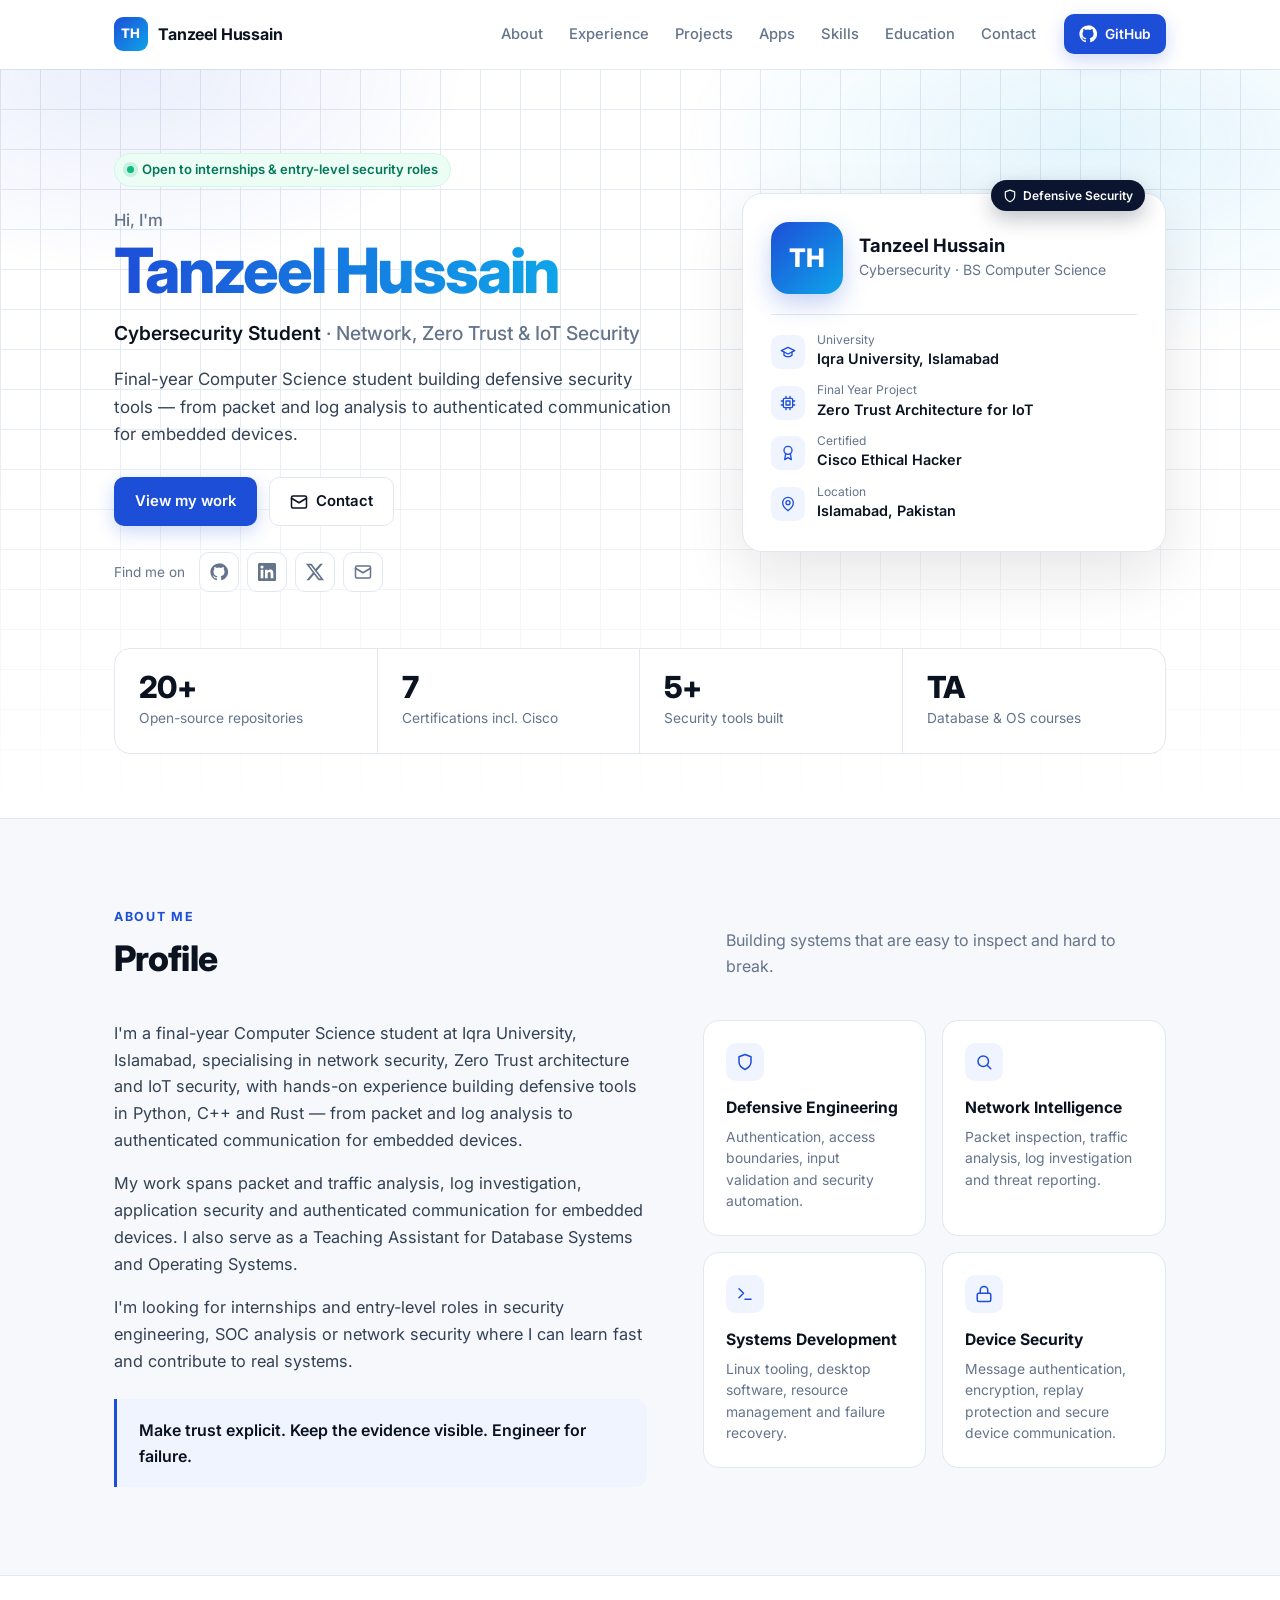
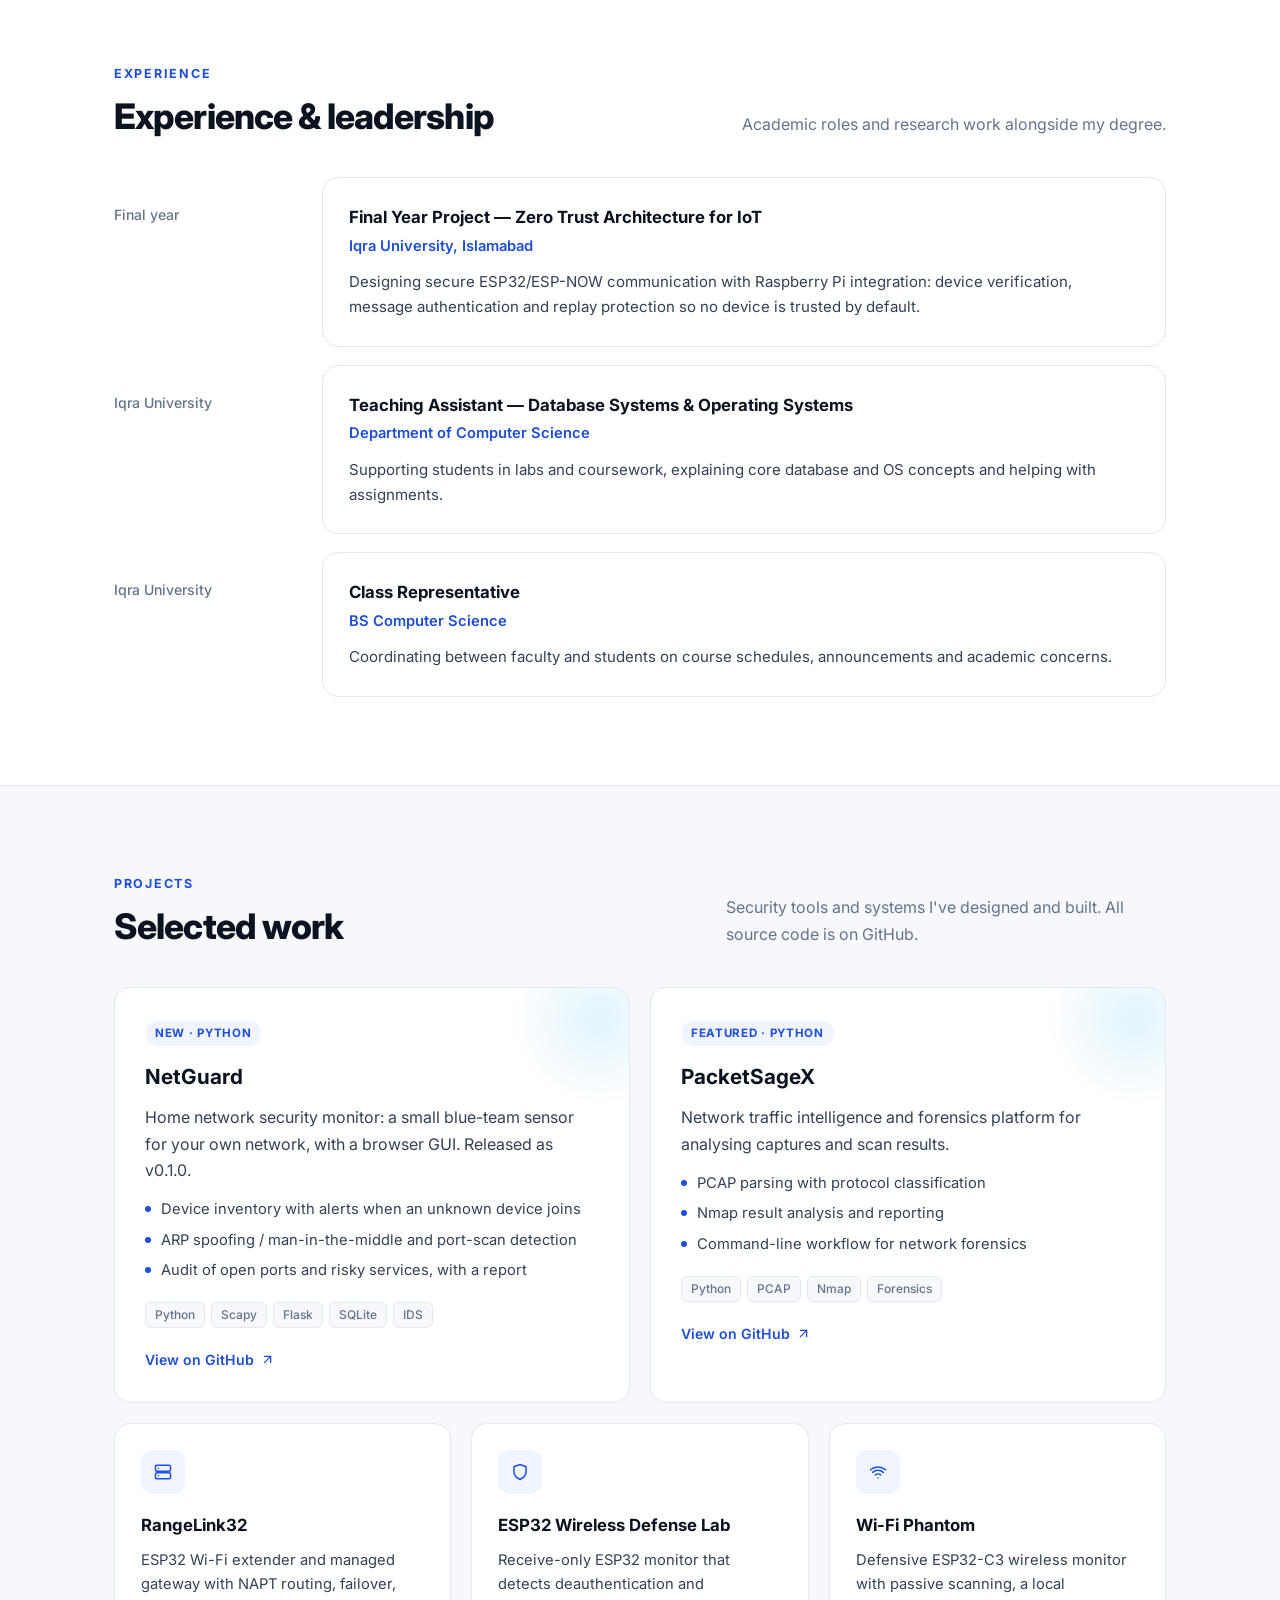
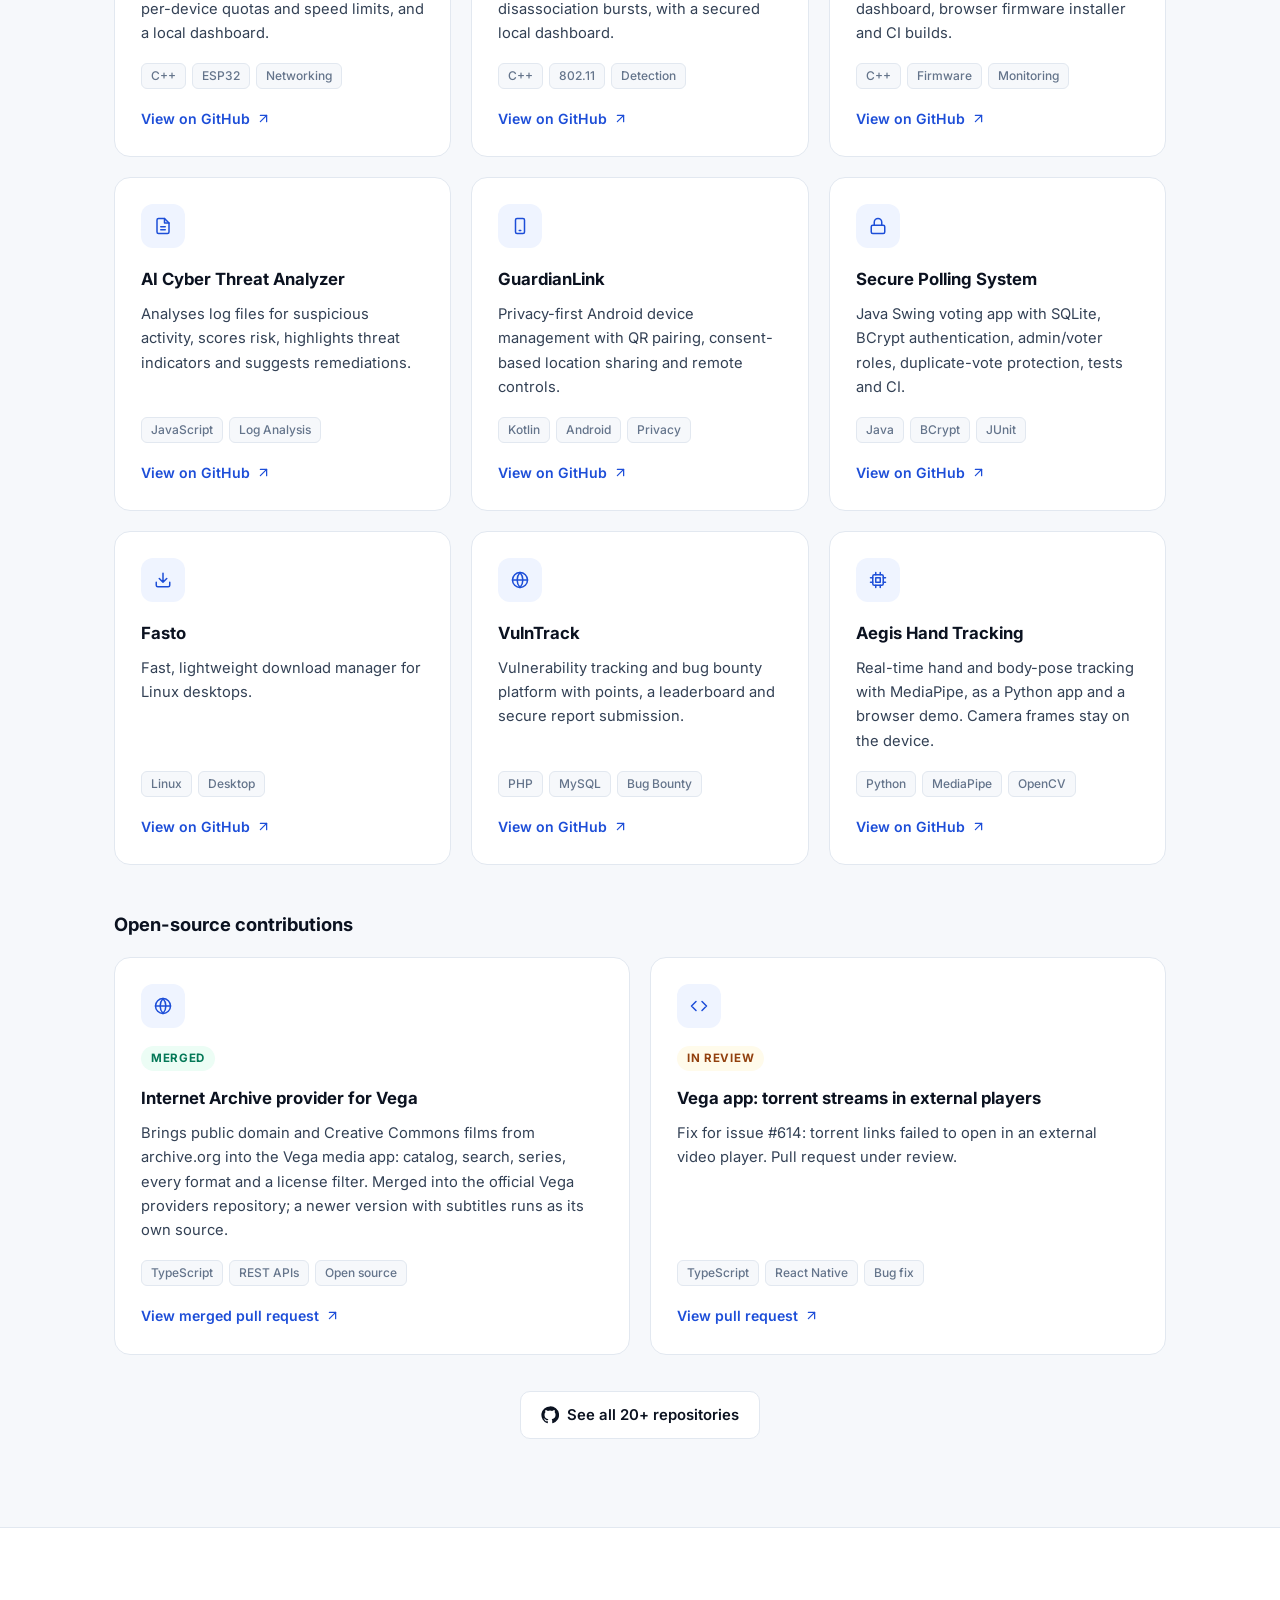
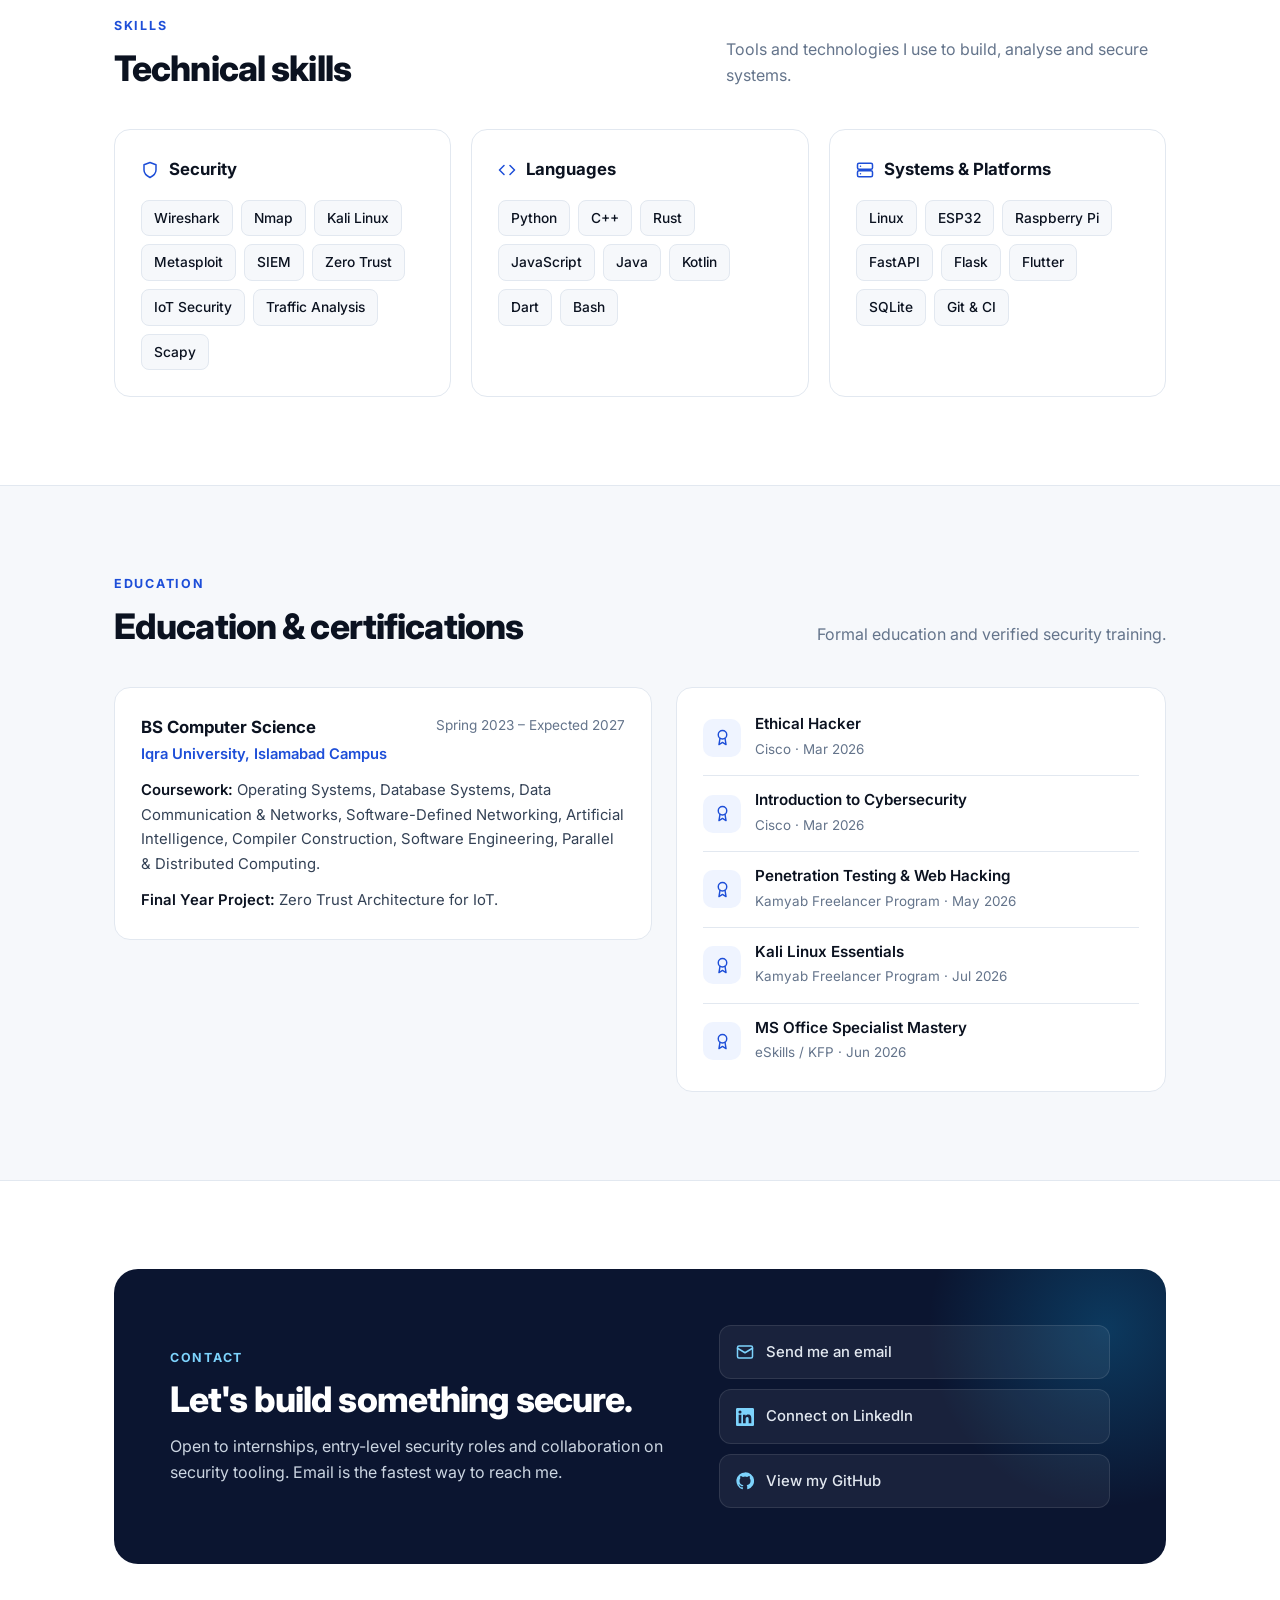
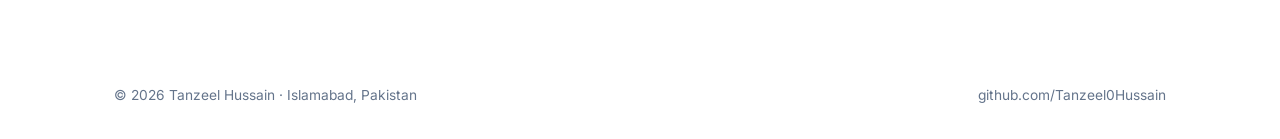
<file: index.html>
<!doctype html>
<html lang="en">
<head>
<meta charset="utf-8">
<meta name="viewport" content="width=device-width, initial-scale=1">
<title>Tanzeel Hussain — Cybersecurity</title>
<meta name="description" content="Tanzeel Hussain — Cybersecurity student at Iqra University focused on network security, Zero Trust and IoT security.">
<meta property="og:title" content="Tanzeel Hussain — Cybersecurity">
<meta property="og:description" content="Network security, Zero Trust and IoT security. Projects, open-source work, skills and certifications.">
<link rel="canonical" href="https://tanzeel0hussain.github.io/">
<meta property="og:type" content="website">
<meta property="og:site_name" content="Tanzeel Hussain">
<meta property="og:url" content="https://tanzeel0hussain.github.io/">
<meta property="og:image" content="https://tanzeel0hussain.github.io/og-image.jpg">
<meta property="og:image:type" content="image/jpeg">
<meta property="og:image:width" content="1200">
<meta property="og:image:height" content="630">
<meta property="og:image:alt" content="Tanzeel Hussain — Cybersecurity student: network security, Zero Trust and IoT security">
<meta name="twitter:card" content="summary_large_image">
<meta name="twitter:title" content="Tanzeel Hussain — Cybersecurity">
<meta name="twitter:description" content="Network security, Zero Trust and IoT security. Projects, open-source work, skills and certifications.">
<meta name="twitter:image" content="https://tanzeel0hussain.github.io/og-image.jpg">
<link rel="icon" href="data:image/svg+xml,%3Csvg xmlns='http://www.w3.org/2000/svg' viewBox='0 0 64 64'%3E%3Cdefs%3E%3ClinearGradient id='g' x1='0' y1='0' x2='1' y2='1'%3E%3Cstop offset='0' stop-color='%231d4ed8'/%3E%3Cstop offset='1' stop-color='%230ea5e9'/%3E%3C/linearGradient%3E%3C/defs%3E%3Crect width='64' height='64' rx='16' fill='url(%23g)'/%3E%3Ctext x='32' y='42' font-family='Arial,sans-serif' font-size='28' font-weight='700' fill='white' text-anchor='middle'%3ETH%3C/text%3E%3C/svg%3E">
<link rel="preconnect" href="https://fonts.googleapis.com">
<link href="https://fonts.googleapis.com/css2?family=Inter:wght@400;500;600;700;800&display=swap" rel="stylesheet">
<style>
  :root {
    --bg: #ffffff;
    --bg-soft: #f6f8fb;
    --text: #0b1220;
    --body: #334155;
    --muted: #64748b;
    --line: #e2e8f0;
    --accent: #1d4ed8;
    --accent-2: #0ea5e9;
    --accent-soft: #eff4ff;
    --navy: #0b1530;
  }
  * { box-sizing: border-box; margin: 0; padding: 0; }
  html { scroll-behavior: smooth; scroll-padding-top: 72px; }
  body { font-family: "Inter", system-ui, -apple-system, sans-serif; background: var(--bg); color: var(--body); line-height: 1.65; font-size: 16px; -webkit-font-smoothing: antialiased; }
  a { color: inherit; text-decoration: none; }
  svg { width: 18px; height: 18px; fill: none; stroke: currentColor; stroke-width: 2; stroke-linecap: round; stroke-linejoin: round; flex-shrink: 0; }
  svg.fill { fill: currentColor; stroke: none; }
  .wrap { max-width: 1100px; margin: 0 auto; padding: 0 24px; }

  /* Nav */
  nav { position: sticky; top: 0; z-index: 20; background: rgba(255,255,255,.88); backdrop-filter: saturate(180%) blur(12px); border-bottom: 1px solid transparent; transition: border-color .2s; }
  nav.scrolled { border-bottom-color: var(--line); }
  nav .wrap { display: flex; align-items: center; justify-content: space-between; height: 68px; }
  .brand { display: flex; align-items: center; gap: 10px; font-weight: 700; color: var(--text); letter-spacing: -.01em; }
  .brand .mark { width: 34px; height: 34px; border-radius: 9px; background: linear-gradient(135deg, var(--accent), var(--accent-2)); color: #fff; display: grid; place-items: center; font-size: .82rem; font-weight: 800; letter-spacing: .02em; }
  .nav-right { display: flex; align-items: center; gap: 28px; }
  .links { display: flex; gap: 26px; font-size: .92rem; font-weight: 500; color: var(--muted); }
  .links a:hover { color: var(--text); }
  .menu-btn { display: none; background: none; border: 0; color: var(--text); cursor: pointer; padding: 6px; }
  .menu-btn svg { width: 22px; height: 22px; }

  /* Buttons */
  .btn { display: inline-flex; align-items: center; gap: 8px; padding: 11px 20px; border-radius: 10px; font-weight: 600; font-size: .93rem; border: 1px solid transparent; cursor: pointer; font-family: inherit; transition: background .15s, border-color .15s, color .15s, transform .15s, box-shadow .15s; }
  .btn-primary { background: var(--accent); color: #fff; box-shadow: 0 6px 18px rgba(29,78,216,.22); }
  .btn-primary:hover { background: #1e40af; transform: translateY(-1px); }
  .btn-outline { border-color: var(--line); color: var(--text); background: #fff; }
  .btn-outline:hover { border-color: #cbd5e1; background: var(--bg-soft); }
  .btn-sm { padding: 8px 14px; font-size: .86rem; }

  /* Hero */
  .hero { position: relative; padding: 84px 0 64px; overflow: hidden; }
  .hero::before { content: ""; position: absolute; inset: 0; z-index: -1;
    background:
      radial-gradient(600px 300px at 85% 10%, rgba(14,165,233,.12), transparent 70%),
      radial-gradient(500px 300px at 10% 0%, rgba(29,78,216,.10), transparent 70%),
      linear-gradient(var(--line) 1px, transparent 1px) 0 0 / 40px 40px,
      linear-gradient(90deg, var(--line) 1px, transparent 1px) 0 0 / 40px 40px;
    -webkit-mask-image: linear-gradient(#000 40%, transparent);
    mask-image: linear-gradient(#000 40%, transparent);
    opacity: .9; }
  .hero-grid { display: grid; grid-template-columns: 1.35fr 1fr; gap: 56px; align-items: center; }
  .status { display: inline-flex; align-items: center; gap: 8px; font-size: .82rem; font-weight: 600; color: #047857; background: #ecfdf5; border: 1px solid #d1fae5; padding: 5px 12px; border-radius: 999px; margin-bottom: 20px; }
  .status i { width: 7px; height: 7px; border-radius: 50%; background: #10b981; box-shadow: 0 0 0 4px rgba(16,185,129,.18); }
  .hello { font-size: 1.05rem; color: var(--muted); font-weight: 500; margin-bottom: 4px; }
  h1 { font-size: clamp(2.5rem, 5.5vw, 3.9rem); line-height: 1.05; color: var(--text); font-weight: 800; letter-spacing: -.035em; margin-bottom: 14px; }
  .grad { background: linear-gradient(90deg, var(--accent), var(--accent-2)); -webkit-background-clip: text; background-clip: text; color: transparent; }
  .title { font-size: 1.2rem; color: var(--text); font-weight: 600; margin-bottom: 16px; }
  .title span { color: var(--muted); font-weight: 500; }
  .lead { font-size: 1.06rem; max-width: 560px; margin-bottom: 28px; }
  .btns { display: flex; gap: 12px; flex-wrap: wrap; }
  .socials-inline { display: flex; gap: 8px; margin-top: 26px; align-items: center; }
  .socials-inline span { font-size: .85rem; color: var(--muted); margin-right: 6px; }
  .icon-btn { width: 40px; height: 40px; display: grid; place-items: center; border: 1px solid var(--line); border-radius: 10px; color: var(--muted); background: #fff; transition: color .15s, border-color .15s; }
  .icon-btn:hover { color: var(--accent); border-color: #cbd5e1; }

  .profile-card { position: relative; background: #fff; border: 1px solid var(--line); border-radius: 20px; padding: 28px; box-shadow: 0 24px 60px rgba(15,23,42,.10); }
  .profile-top { display: flex; align-items: center; gap: 16px; padding-bottom: 20px; border-bottom: 1px solid var(--line); margin-bottom: 18px; }
  .monogram { width: 72px; height: 72px; border-radius: 18px; flex-shrink: 0; display: grid; place-items: center; background: linear-gradient(135deg, var(--accent), var(--accent-2)); color: #fff; font-size: 1.6rem; font-weight: 800; letter-spacing: .02em; box-shadow: 0 10px 24px rgba(29,78,216,.25); }
  .profile-top h3 { font-size: 1.15rem; color: var(--text); line-height: 1.3; }
  .profile-top p { font-size: .88rem; color: var(--muted); }
  .info { display: grid; gap: 12px; }
  .info div { display: flex; align-items: center; gap: 12px; font-size: .92rem; }
  .info .ic { width: 34px; height: 34px; border-radius: 9px; background: var(--accent-soft); color: var(--accent); display: grid; place-items: center; }
  .info .ic svg { width: 16px; height: 16px; }
  .info small { display: block; font-size: .75rem; color: var(--muted); line-height: 1.2; }
  .info b { color: var(--text); font-weight: 600; font-size: .9rem; }
  .float-badge { position: absolute; top: -14px; right: 20px; background: var(--navy); color: #fff; font-size: .75rem; font-weight: 600; padding: 6px 12px; border-radius: 999px; display: flex; align-items: center; gap: 6px; box-shadow: 0 8px 20px rgba(11,21,48,.25); }
  .float-badge svg { width: 14px; height: 14px; }

  /* Stats */
  .stats { display: grid; grid-template-columns: repeat(4, 1fr); border: 1px solid var(--line); border-radius: 16px; background: #fff; margin-top: 56px; }
  .stat { padding: 22px 24px; border-right: 1px solid var(--line); }
  .stat:last-child { border-right: 0; }
  .stat b { display: block; font-size: 1.9rem; font-weight: 800; color: var(--text); letter-spacing: -.02em; line-height: 1.1; }
  .stat span { font-size: .86rem; color: var(--muted); }

  /* Sections */
  section { padding: 88px 0; }
  section.soft { background: var(--bg-soft); border-top: 1px solid var(--line); border-bottom: 1px solid var(--line); }
  .head { display: flex; justify-content: space-between; align-items: end; gap: 20px; margin-bottom: 40px; flex-wrap: wrap; }
  .eyebrow { font-size: .78rem; font-weight: 700; letter-spacing: .14em; text-transform: uppercase; color: var(--accent); margin-bottom: 10px; }
  h2 { font-size: clamp(1.7rem, 3vw, 2.2rem); color: var(--text); font-weight: 800; letter-spacing: -.025em; line-height: 1.2; }
  .head p { color: var(--muted); max-width: 440px; }
  h3 { color: var(--text); font-size: 1.05rem; font-weight: 700; }

  .card { background: #fff; border: 1px solid var(--line); border-radius: 16px; padding: 26px; transition: border-color .2s, box-shadow .2s, transform .2s; }
  .card:hover { border-color: #cbd5e1; box-shadow: 0 14px 34px rgba(15,23,42,.07); }
  .card-icon { width: 44px; height: 44px; border-radius: 12px; background: var(--accent-soft); color: var(--accent); display: grid; place-items: center; margin-bottom: 18px; }

  /* About */
  .about { display: grid; grid-template-columns: 1.15fr 1fr; gap: 56px; align-items: start; }
  .about-text p { margin-bottom: 16px; font-size: 1.02rem; }
  .about-text blockquote { margin-top: 24px; padding: 18px 22px; border-left: 3px solid var(--accent); background: var(--accent-soft); border-radius: 0 12px 12px 0; color: var(--text); font-weight: 600; }
  .focus { display: grid; grid-template-columns: 1fr 1fr; gap: 16px; }
  .focus .card { padding: 22px; }
  .focus .card-icon { width: 38px; height: 38px; margin-bottom: 14px; border-radius: 10px; }
  .focus h3 { font-size: .98rem; margin-bottom: 6px; }
  .focus p { font-size: .87rem; color: var(--muted); line-height: 1.55; }

  /* Projects */
  .featured { display: grid; grid-template-columns: 1fr 1fr; gap: 20px; margin-bottom: 20px; }
  .featured .card { padding: 30px; position: relative; overflow: hidden; }
  .featured .card::after { content: ""; position: absolute; right: -60px; top: -60px; width: 180px; height: 180px; border-radius: 50%; background: radial-gradient(circle, rgba(14,165,233,.12), transparent 70%); }
  .pill { display: inline-block; font-size: .72rem; font-weight: 700; letter-spacing: .06em; text-transform: uppercase; color: var(--accent); background: var(--accent-soft); padding: 3px 10px; border-radius: 999px; margin-bottom: 14px; }
  .featured h3 { font-size: 1.3rem; margin-bottom: 10px; }
  .featured p { margin-bottom: 14px; }
  .bullets { list-style: none; margin-bottom: 20px; display: grid; gap: 6px; }
  .bullets li { display: flex; gap: 10px; font-size: .92rem; }
  .bullets li::before { content: ""; width: 6px; height: 6px; border-radius: 50%; background: var(--accent); margin-top: 9px; flex-shrink: 0; }
  .projects { display: grid; grid-template-columns: repeat(3, 1fr); gap: 20px; }
  .proj { display: flex; flex-direction: column; }
  .proj p { font-size: .92rem; margin-bottom: 18px; flex: 1; }
  .proj h3 { margin-bottom: 8px; }
  .tags { display: flex; flex-wrap: wrap; gap: 6px; margin-bottom: 18px; }
  .tag { font-size: .75rem; font-weight: 500; color: var(--muted); background: var(--bg-soft); border: 1px solid var(--line); padding: 2px 9px; border-radius: 6px; }
  .card-link { display: inline-flex; align-items: center; gap: 6px; font-size: .88rem; font-weight: 600; color: var(--accent); }
  .card-link svg { width: 15px; height: 15px; transition: transform .15s; }
  .card-link:hover svg { transform: translate(2px,-2px); }
  .more { text-align: center; margin-top: 36px; }
  .sub-head { font-size: 1.15rem; margin: 44px 0 18px; }
  .oss { display: grid; grid-template-columns: 1fr 1fr; gap: 20px; }
  .oss .pill { align-self: flex-start; }
  .pill.status-merged { color: #047857; background: #ecfdf5; }
  .pill.status-review { color: #92400e; background: #fffbeb; }

  /* Experience timeline */
  .timeline { position: relative; display: grid; gap: 18px; }
  .t-item { display: grid; grid-template-columns: 180px 1fr; gap: 28px; }
  .t-date { font-size: .88rem; color: var(--muted); font-weight: 500; padding-top: 26px; }
  .t-item .card h3 { margin-bottom: 2px; }
  .org { color: var(--accent); font-weight: 600; font-size: .92rem; margin-bottom: 12px; }
  .t-item .card p { font-size: .94rem; }

  /* Skills */
  .skills { display: grid; grid-template-columns: repeat(3, 1fr); gap: 20px; }
  .skills h3 { display: flex; align-items: center; gap: 10px; margin-bottom: 16px; }
  .skills h3 svg { color: var(--accent); }
  .chips { display: flex; flex-wrap: wrap; gap: 8px; }
  .chip { font-size: .86rem; font-weight: 500; color: var(--text); background: var(--bg-soft); border: 1px solid var(--line); padding: 6px 12px; border-radius: 8px; }

  /* Education */
  .edu { display: grid; grid-template-columns: 1.1fr 1fr; gap: 24px; align-items: start; }
  .edu-head { display: flex; justify-content: space-between; gap: 12px; flex-wrap: wrap; }
  .date { font-size: .85rem; color: var(--muted); }
  .edu .card p { font-size: .93rem; margin-bottom: 12px; }
  .edu .card p:last-child { margin-bottom: 0; }
  .edu b { color: var(--text); font-weight: 600; }
  .cert { display: flex; gap: 14px; align-items: center; padding: 14px 0; border-bottom: 1px solid var(--line); }
  .cert:first-child { padding-top: 0; }
  .cert:last-child { border-bottom: 0; padding-bottom: 0; }
  .cert .card-icon { width: 38px; height: 38px; margin: 0; border-radius: 10px; }
  .cert .card-icon svg { width: 17px; height: 17px; }
  .cert h4 { color: var(--text); font-size: .95rem; font-weight: 600; line-height: 1.35; }
  .cert span { font-size: .84rem; color: var(--muted); }

  /* Contact */
  .contact-band { background: var(--navy); color: #cbd5e1; border-radius: 24px; padding: 56px; display: grid; grid-template-columns: 1.3fr 1fr; gap: 40px; align-items: center; position: relative; overflow: hidden; }
  .contact-band::before { content: ""; position: absolute; right: -120px; top: -120px; width: 360px; height: 360px; border-radius: 50%; background: radial-gradient(circle, rgba(14,165,233,.25), transparent 70%); }
  .contact-band h2 { color: #fff; margin-bottom: 12px; }
  .contact-band .eyebrow { color: #7dd3fc; }
  .contact-list { display: grid; gap: 10px; position: relative; }
  .contact-list a { display: flex; align-items: center; gap: 12px; padding: 14px 16px; border-radius: 12px; background: rgba(255,255,255,.06); border: 1px solid rgba(255,255,255,.1); color: #e2e8f0; font-size: .93rem; font-weight: 500; transition: background .15s; }
  .contact-list a:hover { background: rgba(255,255,255,.12); }
  .contact-list svg { color: #7dd3fc; }

  footer { padding: 32px 0; font-size: .86rem; color: var(--muted); }
  footer .wrap { display: flex; justify-content: space-between; gap: 12px; flex-wrap: wrap; }

  /* Reveal animation */
  .reveal { opacity: 0; transform: translateY(14px); transition: opacity .6s ease, transform .6s ease; }
  .reveal.in { opacity: 1; transform: none; }
  @media (prefers-reduced-motion: reduce) { .reveal { opacity: 1; transform: none; transition: none; } html { scroll-behavior: auto; } }

  @media (max-width: 960px) {
    .hero-grid, .about, .edu, .contact-band { grid-template-columns: 1fr; }
    .featured, .oss { grid-template-columns: 1fr; }
    .projects, .skills { grid-template-columns: 1fr 1fr; }
    .stats { grid-template-columns: 1fr 1fr; }
    .stat:nth-child(2) { border-right: 0; }
    .stat:nth-child(-n+2) { border-bottom: 1px solid var(--line); }
    .profile-card { max-width: 480px; }
  }
  @media (max-width: 900px) {
    .nav-right { gap: 12px; }
    .menu-btn { display: block; order: 2; }
    .links { display: none; position: absolute; top: 68px; left: 0; right: 0; flex-direction: column; gap: 0; background: #fff; border-bottom: 1px solid var(--line); }
    .links.open { display: flex; }
    .links a { padding: 14px 24px; }
  }
  @media (max-width: 680px) {
    .nav-right .btn { display: none; }
    .hero { padding: 44px 0 48px; }
    .projects, .skills, .focus { grid-template-columns: 1fr; }
    .t-item { grid-template-columns: 1fr; gap: 6px; }
    .t-date { padding-top: 0; }
    section { padding: 64px 0; }
    .contact-band { padding: 32px 24px; border-radius: 18px; }
    .head { margin-bottom: 28px; }
  }

</style>
</head>
<body>

<!-- Icons (Lucide-style), used with <svg><use href="#i-..."/></svg> -->
<svg style="display:none" xmlns="http://www.w3.org/2000/svg">
  <symbol id="i-pin" viewBox="0 0 24 24"><path d="M20 10c0 6-8 12-8 12s-8-6-8-12a8 8 0 0 1 16 0Z"/><circle cx="12" cy="10" r="3"/></symbol>
  <symbol id="i-cap" viewBox="0 0 24 24"><path d="M22 10 12 5 2 10l10 5 10-5Z"/><path d="M6 12v5c3 3 9 3 12 0v-5"/></symbol>
  <symbol id="i-mail" viewBox="0 0 24 24"><rect x="2" y="4" width="20" height="16" rx="2"/><path d="m22 7-10 6L2 7"/></symbol>
  <symbol id="i-arrow" viewBox="0 0 24 24"><path d="M7 17 17 7"/><path d="M7 7h10v10"/></symbol>
  <symbol id="i-shield" viewBox="0 0 24 24"><path d="M12 22s8-4 8-10V5l-8-3-8 3v7c0 6 8 10 8 10Z"/></symbol>
  <symbol id="i-wifi" viewBox="0 0 24 24"><path d="M5 12.5a10 10 0 0 1 14 0"/><path d="M8.5 16a5 5 0 0 1 7 0"/><path d="M2 9a15 15 0 0 1 20 0"/><path d="M12 20h.01"/></symbol>
  <symbol id="i-search" viewBox="0 0 24 24"><circle cx="11" cy="11" r="7"/><path d="m21 21-4.3-4.3"/></symbol>
  <symbol id="i-file" viewBox="0 0 24 24"><path d="M14 2H6a2 2 0 0 0-2 2v16a2 2 0 0 0 2 2h12a2 2 0 0 0 2-2V8Z"/><path d="M14 2v6h6M9 13h6M9 17h6"/></symbol>
  <symbol id="i-phone" viewBox="0 0 24 24"><rect x="6" y="2" width="12" height="20" rx="2"/><path d="M11 18h2"/></symbol>
  <symbol id="i-download" viewBox="0 0 24 24"><path d="M21 15v4a2 2 0 0 1-2 2H5a2 2 0 0 1-2-2v-4"/><path d="m7 10 5 5 5-5M12 15V3"/></symbol>
  <symbol id="i-lock" viewBox="0 0 24 24"><rect x="3" y="11" width="18" height="11" rx="2"/><path d="M7 11V7a5 5 0 0 1 10 0v4"/></symbol>
  <symbol id="i-code" viewBox="0 0 24 24"><path d="m16 18 6-6-6-6M8 6l-6 6 6 6"/></symbol>
  <symbol id="i-server" viewBox="0 0 24 24"><rect x="2" y="3" width="20" height="8" rx="2"/><rect x="2" y="13" width="20" height="8" rx="2"/><path d="M6 7h.01M6 17h.01"/></symbol>
  <symbol id="i-award" viewBox="0 0 24 24"><circle cx="12" cy="8" r="6"/><path d="M15.5 13 17 22l-5-3-5 3 1.5-9"/></symbol>
  <symbol id="i-menu" viewBox="0 0 24 24"><path d="M4 6h16M4 12h16M4 18h16"/></symbol>
  <symbol id="i-cpu" viewBox="0 0 24 24"><rect x="5" y="5" width="14" height="14" rx="2"/><rect x="9" y="9" width="6" height="6"/><path d="M9 2v3M15 2v3M9 19v3M15 19v3M2 9h3M2 15h3M19 9h3M19 15h3"/></symbol>
  <symbol id="i-terminal" viewBox="0 0 24 24"><path d="m4 17 6-6-6-6M12 19h8"/></symbol>
  <symbol id="i-globe" viewBox="0 0 24 24"><circle cx="12" cy="12" r="10"/><path d="M2 12h20M12 2a15 15 0 0 1 0 20M12 2a15 15 0 0 0 0 20"/></symbol>
  <symbol id="i-check" viewBox="0 0 24 24"><path d="m20 6-11 11-5-5"/></symbol>
  <symbol id="i-github" viewBox="0 0 24 24"><path d="M12 .5a11.5 11.5 0 0 0-3.64 22.41c.58.1.79-.25.79-.56v-2c-3.2.7-3.88-1.37-3.88-1.37-.53-1.33-1.28-1.69-1.28-1.69-1.05-.71.08-.7.08-.7 1.16.08 1.77 1.19 1.77 1.19 1.03 1.77 2.7 1.26 3.36.96.1-.75.4-1.26.73-1.55-2.55-.29-5.24-1.28-5.24-5.68 0-1.26.45-2.28 1.19-3.09-.12-.29-.52-1.46.11-3.05 0 0 .97-.31 3.17 1.18a11 11 0 0 1 5.77 0c2.2-1.49 3.17-1.18 3.17-1.18.63 1.59.23 2.76.11 3.05.74.81 1.19 1.83 1.19 3.09 0 4.41-2.69 5.38-5.25 5.67.41.36.78 1.06.78 2.14v3.17c0 .31.21.67.8.56A11.5 11.5 0 0 0 12 .5Z"/></symbol>
  <symbol id="i-linkedin" viewBox="0 0 24 24"><path d="M20.45 20.45h-3.56v-5.57c0-1.33-.03-3.04-1.85-3.04-1.86 0-2.14 1.45-2.14 2.94v5.67H9.35V9h3.41v1.56h.05c.48-.9 1.64-1.85 3.37-1.85 3.6 0 4.27 2.37 4.27 5.46v6.28ZM5.34 7.43a2.06 2.06 0 1 1 0-4.13 2.06 2.06 0 0 1 0 4.13ZM7.12 20.45H3.56V9h3.56v11.45ZM22.22 0H1.77C.79 0 0 .77 0 1.73v20.54C0 23.23.79 24 1.77 24h20.45c.98 0 1.78-.77 1.78-1.73V1.73C24 .77 23.2 0 22.22 0Z"/></symbol>
  <symbol id="i-x" viewBox="0 0 24 24"><path d="M18.9 1.15h3.68l-8.04 9.19L24 22.85h-7.4l-5.8-7.58-6.63 7.58H.48l8.6-9.83L0 1.15h7.59l5.24 6.93 6.07-6.93Zm-1.29 19.5h2.04L6.48 3.24H4.3l13.31 17.41Z"/></symbol>
</svg>

<nav id="nav">
  <div class="wrap">
    <a href="#" class="brand"><span class="mark">TH</span>Tanzeel Hussain</a>
    <div class="nav-right">
      <button class="menu-btn" aria-label="Open menu" onclick="document.querySelector('.links').classList.toggle('open')"><svg><use href="#i-menu"/></svg></button>
      <div class="links" onclick="this.classList.remove('open')">
        <a href="#about">About</a>
        <a href="#experience">Experience</a>
        <a href="#projects">Projects</a>
        <a href="apps/">Apps</a>
        <a href="#skills">Skills</a>
        <a href="#education">Education</a>
        <a href="#contact">Contact</a>
      </div>
      <a class="btn btn-primary btn-sm" href="https://github.com/Tanzeel0Hussain" target="_blank" rel="noopener"><svg class="fill"><use href="#i-github"/></svg>GitHub</a>
    </div>
  </div>
</nav>

<header class="hero">
  <div class="wrap">
    <div class="hero-grid">
      <div>
        <span class="status"><i></i>Open to internships &amp; entry-level security roles</span>
        <p class="hello">Hi, I'm</p>
        <h1><span class="grad">Tanzeel Hussain</span></h1>
        <div class="title">Cybersecurity Student <span>· Network, Zero Trust &amp; IoT Security</span></div>
        <p class="lead">Final-year Computer Science student building defensive security tools — from packet and log analysis to authenticated communication for embedded devices.</p>
        <div class="btns">
          <a href="#projects" class="btn btn-primary">View my work</a>
          <a href="#contact" class="btn btn-outline"><svg><use href="#i-mail"/></svg>Contact</a>
        </div>
        <div class="socials-inline">
          <span>Find me on</span>
          <a class="icon-btn" href="https://github.com/Tanzeel0Hussain" target="_blank" rel="noopener" aria-label="GitHub"><svg class="fill"><use href="#i-github"/></svg></a>
          <a class="icon-btn" href="https://www.linkedin.com/in/tanzeel-hussain0/" target="_blank" rel="noopener" aria-label="LinkedIn"><svg class="fill"><use href="#i-linkedin"/></svg></a>
          <a class="icon-btn" href="https://x.com/Tanzeelhussai1" target="_blank" rel="noopener" aria-label="X"><svg class="fill"><use href="#i-x"/></svg></a>
          <a class="icon-btn" href="mailto:tanzeelhussain38529@gmail.com" aria-label="Email"><svg><use href="#i-mail"/></svg></a>
        </div>
      </div>

      <div class="profile-card">
        <span class="float-badge"><svg><use href="#i-shield"/></svg>Defensive Security</span>
        <div class="profile-top">
          <div class="monogram" aria-hidden="true">TH</div>
          <div>
            <h3>Tanzeel Hussain</h3>
            <p>Cybersecurity · BS Computer Science</p>
          </div>
        </div>
        <div class="info">
          <div><span class="ic"><svg><use href="#i-cap"/></svg></span><span><small>University</small><b>Iqra University, Islamabad</b></span></div>
          <div><span class="ic"><svg><use href="#i-cpu"/></svg></span><span><small>Final Year Project</small><b>Zero Trust Architecture for IoT</b></span></div>
          <div><span class="ic"><svg><use href="#i-award"/></svg></span><span><small>Certified</small><b>Cisco Ethical Hacker</b></span></div>
          <div><span class="ic"><svg><use href="#i-pin"/></svg></span><span><small>Location</small><b>Islamabad, Pakistan</b></span></div>
        </div>
      </div>
    </div>

    <div class="stats reveal">
      <div class="stat"><b>20+</b><span>Open-source repositories</span></div>
      <div class="stat"><b>7</b><span>Certifications incl. Cisco</span></div>
      <div class="stat"><b>5+</b><span>Security tools built</span></div>
      <div class="stat"><b>TA</b><span>Database &amp; OS courses</span></div>
    </div>
  </div>
</header>

<section id="about" class="soft">
  <div class="wrap">
    <div class="head reveal">
      <div><div class="eyebrow">About me</div><h2>Profile</h2></div>
      <p>Building systems that are easy to inspect and hard to break.</p>
    </div>
    <div class="about">
      <div class="about-text reveal">
        <p>I'm a final-year Computer Science student at Iqra University, Islamabad, specialising in network security, Zero Trust architecture and IoT security, with hands-on experience building defensive tools in Python, C++ and Rust — from packet and log analysis to authenticated communication for embedded devices.</p>
        <p>My work spans packet and traffic analysis, log investigation, application security and authenticated communication for embedded devices. I also serve as a Teaching Assistant for Database Systems and Operating Systems.</p>
        <p>I'm looking for internships and entry-level roles in security engineering, SOC analysis or network security where I can learn fast and contribute to real systems.</p>
        <blockquote>Make trust explicit. Keep the evidence visible. Engineer for failure.</blockquote>
      </div>
      <div class="focus reveal">
        <div class="card"><div class="card-icon"><svg><use href="#i-shield"/></svg></div><h3>Defensive Engineering</h3><p>Authentication, access boundaries, input validation and security automation.</p></div>
        <div class="card"><div class="card-icon"><svg><use href="#i-search"/></svg></div><h3>Network Intelligence</h3><p>Packet inspection, traffic analysis, log investigation and threat reporting.</p></div>
        <div class="card"><div class="card-icon"><svg><use href="#i-terminal"/></svg></div><h3>Systems Development</h3><p>Linux tooling, desktop software, resource management and failure recovery.</p></div>
        <div class="card"><div class="card-icon"><svg><use href="#i-lock"/></svg></div><h3>Device Security</h3><p>Message authentication, encryption, replay protection and secure device communication.</p></div>
      </div>
    </div>
  </div>
</section>

<section id="experience">
  <div class="wrap">
    <div class="head reveal">
      <div><div class="eyebrow">Experience</div><h2>Experience &amp; leadership</h2></div>
      <p>Academic roles and research work alongside my degree.</p>
    </div>
    <div class="timeline">
      <div class="t-item reveal">
        <div class="t-date">Final year</div>
        <div class="card">
          <h3>Final Year Project — Zero Trust Architecture for IoT</h3>
          <div class="org">Iqra University, Islamabad</div>
          <p>Designing secure ESP32/ESP-NOW communication with Raspberry Pi integration: device verification, message authentication and replay protection so no device is trusted by default.</p>
        </div>
      </div>
      <div class="t-item reveal">
        <div class="t-date">Iqra University</div>
        <div class="card">
          <h3>Teaching Assistant — Database Systems &amp; Operating Systems</h3>
          <div class="org">Department of Computer Science</div>
          <p>Supporting students in labs and coursework, explaining core database and OS concepts and helping with assignments.</p>
        </div>
      </div>
      <div class="t-item reveal">
        <div class="t-date">Iqra University</div>
        <div class="card">
          <h3>Class Representative</h3>
          <div class="org">BS Computer Science</div>
          <p>Coordinating between faculty and students on course schedules, announcements and academic concerns.</p>
        </div>
      </div>
    </div>
  </div>
</section>

<section id="projects" class="soft">
  <div class="wrap">
    <div class="head reveal">
      <div><div class="eyebrow">Projects</div><h2>Selected work</h2></div>
      <p>Security tools and systems I've designed and built. All source code is on GitHub.</p>
    </div>
    <div class="featured">
      <div class="card reveal">
        <span class="pill">New · Python</span>
        <h3>NetGuard</h3>
        <p>Home network security monitor: a small blue-team sensor for your own network, with a browser GUI. Released as v0.1.0.</p>
        <ul class="bullets">
          <li>Device inventory with alerts when an unknown device joins</li>
          <li>ARP spoofing / man-in-the-middle and port-scan detection</li>
          <li>Audit of open ports and risky services, with a report</li>
        </ul>
        <div class="tags"><span class="tag">Python</span><span class="tag">Scapy</span><span class="tag">Flask</span><span class="tag">SQLite</span><span class="tag">IDS</span></div>
        <a class="card-link" href="https://github.com/Tanzeel0Hussain/netguard" target="_blank" rel="noopener">View on GitHub <svg><use href="#i-arrow"/></svg></a>
      </div>
      <div class="card reveal">
        <span class="pill">Featured · Python</span>
        <h3>PacketSageX</h3>
        <p>Network traffic intelligence and forensics platform for analysing captures and scan results.</p>
        <ul class="bullets">
          <li>PCAP parsing with protocol classification</li>
          <li>Nmap result analysis and reporting</li>
          <li>Command-line workflow for network forensics</li>
        </ul>
        <div class="tags"><span class="tag">Python</span><span class="tag">PCAP</span><span class="tag">Nmap</span><span class="tag">Forensics</span></div>
        <a class="card-link" href="https://github.com/Tanzeel0Hussain/PacketSageX" target="_blank" rel="noopener">View on GitHub <svg><use href="#i-arrow"/></svg></a>
      </div>
    </div>
    <div class="projects">
      <div class="card proj reveal">
        <div class="card-icon"><svg><use href="#i-server"/></svg></div>
        <h3>RangeLink32</h3>
        <p>ESP32 Wi-Fi extender and managed gateway with NAPT routing, failover, per-device quotas and speed limits, and a local dashboard.</p>
        <div class="tags"><span class="tag">C++</span><span class="tag">ESP32</span><span class="tag">Networking</span></div>
        <a class="card-link" href="https://github.com/Tanzeel0Hussain/RangeLink32" target="_blank" rel="noopener">View on GitHub <svg><use href="#i-arrow"/></svg></a>
      </div>
      <div class="card proj reveal">
        <div class="card-icon"><svg><use href="#i-shield"/></svg></div>
        <h3>ESP32 Wireless Defense Lab</h3>
        <p>Receive-only ESP32 monitor that detects deauthentication and disassociation bursts, with a secured local dashboard.</p>
        <div class="tags"><span class="tag">C++</span><span class="tag">802.11</span><span class="tag">Detection</span></div>
        <a class="card-link" href="https://github.com/Tanzeel0Hussain/ESP32_Deauther-Evaltoin" target="_blank" rel="noopener">View on GitHub <svg><use href="#i-arrow"/></svg></a>
      </div>
      <div class="card proj reveal">
        <div class="card-icon"><svg><use href="#i-wifi"/></svg></div>
        <h3>Wi-Fi Phantom</h3>
        <p>Defensive ESP32-C3 wireless monitor with passive scanning, a local dashboard, browser firmware installer and CI builds.</p>
        <div class="tags"><span class="tag">C++</span><span class="tag">Firmware</span><span class="tag">Monitoring</span></div>
        <a class="card-link" href="https://github.com/Tanzeel0Hussain/Wi-Fi-Phantom" target="_blank" rel="noopener">View on GitHub <svg><use href="#i-arrow"/></svg></a>
      </div>
      <div class="card proj reveal">
        <div class="card-icon"><svg><use href="#i-file"/></svg></div>
        <h3>AI Cyber Threat Analyzer</h3>
        <p>Analyses log files for suspicious activity, scores risk, highlights threat indicators and suggests remediations.</p>
        <div class="tags"><span class="tag">JavaScript</span><span class="tag">Log Analysis</span></div>
        <a class="card-link" href="https://github.com/Tanzeel0Hussain/AI-Cyber-Threat-Analyzer" target="_blank" rel="noopener">View on GitHub <svg><use href="#i-arrow"/></svg></a>
      </div>
      <div class="card proj reveal">
        <div class="card-icon"><svg><use href="#i-phone"/></svg></div>
        <h3>GuardianLink</h3>
        <p>Privacy-first Android device management with QR pairing, consent-based location sharing and remote controls.</p>
        <div class="tags"><span class="tag">Kotlin</span><span class="tag">Android</span><span class="tag">Privacy</span></div>
        <a class="card-link" href="https://github.com/Tanzeel0Hussain/GuardianLink" target="_blank" rel="noopener">View on GitHub <svg><use href="#i-arrow"/></svg></a>
      </div>
      <div class="card proj reveal">
        <div class="card-icon"><svg><use href="#i-lock"/></svg></div>
        <h3>Secure Polling System</h3>
        <p>Java Swing voting app with SQLite, BCrypt authentication, admin/voter roles, duplicate-vote protection, tests and CI.</p>
        <div class="tags"><span class="tag">Java</span><span class="tag">BCrypt</span><span class="tag">JUnit</span></div>
        <a class="card-link" href="https://github.com/Tanzeel0Hussain/Polling-System" target="_blank" rel="noopener">View on GitHub <svg><use href="#i-arrow"/></svg></a>
      </div>
      <div class="card proj reveal">
        <div class="card-icon"><svg><use href="#i-download"/></svg></div>
        <h3>Fasto</h3>
        <p>Fast, lightweight download manager for Linux desktops.</p>
        <div class="tags"><span class="tag">Linux</span><span class="tag">Desktop</span></div>
        <a class="card-link" href="https://github.com/Tanzeel0Hussain/Fasto" target="_blank" rel="noopener">View on GitHub <svg><use href="#i-arrow"/></svg></a>
      </div>
      <div class="card proj reveal">
        <div class="card-icon"><svg><use href="#i-globe"/></svg></div>
        <h3>VulnTrack</h3>
        <p>Vulnerability tracking and bug bounty platform with points, a leaderboard and secure report submission.</p>
        <div class="tags"><span class="tag">PHP</span><span class="tag">MySQL</span><span class="tag">Bug Bounty</span></div>
        <a class="card-link" href="https://github.com/Tanzeel0Hussain/VulnTrack" target="_blank" rel="noopener">View on GitHub <svg><use href="#i-arrow"/></svg></a>
      </div>
      <div class="card proj reveal">
        <div class="card-icon"><svg><use href="#i-cpu"/></svg></div>
        <h3>Aegis Hand Tracking</h3>
        <p>Real-time hand and body-pose tracking with MediaPipe, as a Python app and a browser demo. Camera frames stay on the device.</p>
        <div class="tags"><span class="tag">Python</span><span class="tag">MediaPipe</span><span class="tag">OpenCV</span></div>
        <a class="card-link" href="https://github.com/Tanzeel0Hussain/Aegis-Hand-Tracking-System" target="_blank" rel="noopener">View on GitHub <svg><use href="#i-arrow"/></svg></a>
      </div>
    </div>

    <h3 class="sub-head reveal">Open-source contributions</h3>
    <div class="oss">
      <div class="card proj reveal">
        <div class="card-icon"><svg><use href="#i-globe"/></svg></div>
        <span class="pill status-merged">Merged</span>
        <h3>Internet Archive provider for Vega</h3>
        <p>Brings public domain and Creative Commons films from archive.org into the Vega media app: catalog, search, series, every format and a license filter. Merged into the official Vega providers repository; a newer version with subtitles runs as its own source.</p>
        <div class="tags"><span class="tag">TypeScript</span><span class="tag">REST APIs</span><span class="tag">Open source</span></div>
        <a class="card-link" href="https://github.com/Zenda-Cross/vega-providers/pull/36" target="_blank" rel="noopener">View merged pull request <svg><use href="#i-arrow"/></svg></a>
      </div>
      <div class="card proj reveal">
        <div class="card-icon"><svg><use href="#i-code"/></svg></div>
        <span class="pill status-review">In review</span>
        <h3>Vega app: torrent streams in external players</h3>
        <p>Fix for issue #614: torrent links failed to open in an external video player. Pull request under review.</p>
        <div class="tags"><span class="tag">TypeScript</span><span class="tag">React Native</span><span class="tag">Bug fix</span></div>
        <a class="card-link" href="https://github.com/vega-org/vega-app/pull/615" target="_blank" rel="noopener">View pull request <svg><use href="#i-arrow"/></svg></a>
      </div>
    </div>
    <div class="more"><a href="https://github.com/Tanzeel0Hussain?tab=repositories" target="_blank" rel="noopener" class="btn btn-outline"><svg class="fill"><use href="#i-github"/></svg>See all 20+ repositories</a></div>
  </div>
</section>

<section id="skills">
  <div class="wrap">
    <div class="head reveal">
      <div><div class="eyebrow">Skills</div><h2>Technical skills</h2></div>
      <p>Tools and technologies I use to build, analyse and secure systems.</p>
    </div>
    <div class="skills">
      <div class="card reveal">
        <h3><svg><use href="#i-shield"/></svg>Security</h3>
        <div class="chips"><span class="chip">Wireshark</span><span class="chip">Nmap</span><span class="chip">Kali Linux</span><span class="chip">Metasploit</span><span class="chip">SIEM</span><span class="chip">Zero Trust</span><span class="chip">IoT Security</span><span class="chip">Traffic Analysis</span><span class="chip">Scapy</span></div>
      </div>
      <div class="card reveal">
        <h3><svg><use href="#i-code"/></svg>Languages</h3>
        <div class="chips"><span class="chip">Python</span><span class="chip">C++</span><span class="chip">Rust</span><span class="chip">JavaScript</span><span class="chip">Java</span><span class="chip">Kotlin</span><span class="chip">Dart</span><span class="chip">Bash</span></div>
      </div>
      <div class="card reveal">
        <h3><svg><use href="#i-server"/></svg>Systems &amp; Platforms</h3>
        <div class="chips"><span class="chip">Linux</span><span class="chip">ESP32</span><span class="chip">Raspberry Pi</span><span class="chip">FastAPI</span><span class="chip">Flask</span><span class="chip">Flutter</span><span class="chip">SQLite</span><span class="chip">Git &amp; CI</span></div>
      </div>
    </div>
  </div>
</section>

<section id="education" class="soft">
  <div class="wrap">
    <div class="head reveal">
      <div><div class="eyebrow">Education</div><h2>Education &amp; certifications</h2></div>
      <p>Formal education and verified security training.</p>
    </div>
    <div class="edu">
      <div class="card reveal">
        <div class="edu-head"><h3>BS Computer Science</h3><span class="date">Spring 2023 – Expected 2027</span></div>
        <div class="org">Iqra University, Islamabad Campus</div>
        <p><b>Coursework:</b> Operating Systems, Database Systems, Data Communication &amp; Networks, Software-Defined Networking, Artificial Intelligence, Compiler Construction, Software Engineering, Parallel &amp; Distributed Computing.</p>
        <p><b>Final Year Project:</b> Zero Trust Architecture for IoT.</p>
      </div>
      <div class="card reveal">
        <div class="cert"><div class="card-icon"><svg><use href="#i-award"/></svg></div><div><h4>Ethical Hacker</h4><span>Cisco · Mar 2026</span></div></div>
        <div class="cert"><div class="card-icon"><svg><use href="#i-award"/></svg></div><div><h4>Introduction to Cybersecurity</h4><span>Cisco · Mar 2026</span></div></div>
        <div class="cert"><div class="card-icon"><svg><use href="#i-award"/></svg></div><div><h4>Penetration Testing &amp; Web Hacking</h4><span>Kamyab Freelancer Program · May 2026</span></div></div>
        <div class="cert"><div class="card-icon"><svg><use href="#i-award"/></svg></div><div><h4>Kali Linux Essentials</h4><span>Kamyab Freelancer Program · Jul 2026</span></div></div>
        <div class="cert"><div class="card-icon"><svg><use href="#i-award"/></svg></div><div><h4>MS Office Specialist Mastery</h4><span>eSkills / KFP · Jun 2026</span></div></div>
      </div>
    </div>
  </div>
</section>

<section id="contact">
  <div class="wrap">
    <div class="contact-band reveal">
      <div>
        <div class="eyebrow">Contact</div>
        <h2>Let's build something secure.</h2>
        <p>Open to internships, entry-level security roles and collaboration on security tooling. Email is the fastest way to reach me.</p>
      </div>
      <div class="contact-list">
        <a href="mailto:tanzeelhussain38529@gmail.com"><svg><use href="#i-mail"/></svg>Send me an email</a>
        <a href="https://www.linkedin.com/in/tanzeel-hussain0/" target="_blank" rel="noopener"><svg class="fill"><use href="#i-linkedin"/></svg>Connect on LinkedIn</a>
        <a href="https://github.com/Tanzeel0Hussain" target="_blank" rel="noopener"><svg class="fill"><use href="#i-github"/></svg>View my GitHub</a>
      </div>
    </div>
  </div>
</section>

<footer>
  <div class="wrap">
    <span>© <span id="yr"></span> Tanzeel Hussain · Islamabad, Pakistan</span>
    <a href="https://github.com/Tanzeel0Hussain" target="_blank" rel="noopener">github.com/Tanzeel0Hussain</a>
  </div>
</footer>

<script>
  document.getElementById('yr').textContent = new Date().getFullYear();
  const nav = document.getElementById('nav');
  addEventListener('scroll', () => nav.classList.toggle('scrolled', scrollY > 8), { passive: true });
  const io = 'IntersectionObserver' in window ? new IntersectionObserver(es => es.forEach(e => {
    if (e.isIntersecting) { e.target.classList.add('in'); io.unobserve(e.target); }
  }), { threshold: .12 }) : null;
  document.querySelectorAll('.reveal').forEach(el => io ? io.observe(el) : el.classList.add('in'));
</script>
</body>
</html>
</file>
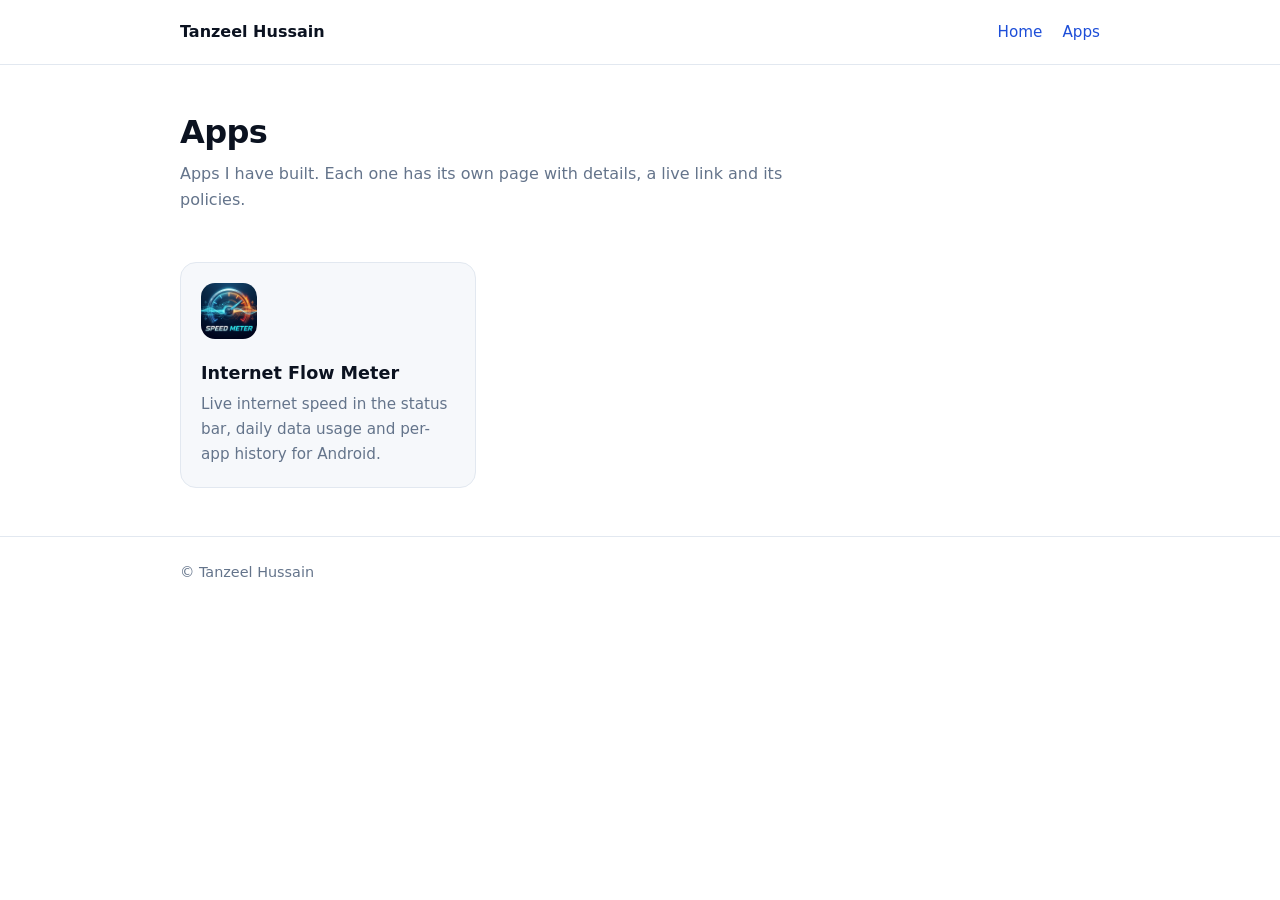
<file: apps/index.html>
<!doctype html>
<html lang="en">
<head>
<meta charset="utf-8">
<meta name="viewport" content="width=device-width, initial-scale=1">
<title>Apps — Tanzeel Hussain</title>
<meta name="description" content="Android apps built by Tanzeel Hussain, with details, live links and policies.">
<meta property="og:type" content="website">
<meta property="og:title" content="Apps — Tanzeel Hussain">
<meta property="og:description" content="Android apps built by Tanzeel Hussain.">
<meta property="og:url" content="https://tanzeel0hussain.github.io/apps/">
<meta property="og:image" content="https://tanzeel0hussain.github.io/apps/internet-flow-meter/og-image.jpg">
<meta property="og:image:width" content="1200">
<meta property="og:image:height" content="630">
<meta name="twitter:card" content="summary_large_image">
<meta name="twitter:image" content="https://tanzeel0hussain.github.io/apps/internet-flow-meter/og-image.jpg">
<link rel="stylesheet" href="style.css">
</head>
<body>
<header class="bar"><div class="wrap"><a class="brand" href="../">Tanzeel Hussain</a><nav><a href="../">Home</a><a href="./">Apps</a></nav></div></header>
<main class="wrap">
  <section class="hero">
    <h1>Apps</h1>
    <p class="lead">Apps I have built. Each one has its own page with details, a live link and its policies.</p>
  </section>
  <div class="grid">
    <!-- APP CARDS: add a new card here for every new app (copy the block below) -->
    <a class="card" href="internet-flow-meter/">
      <img src="internet-flow-meter/icon.png" alt="Internet Flow Meter icon">
      <h3>Internet Flow Meter</h3>
      <p>Live internet speed in the status bar, daily data usage and per-app history for Android.</p>
    </a>
  </div>
</main>
<footer><div class="wrap">© Tanzeel Hussain</div></footer>
</body>
</html>
</file>
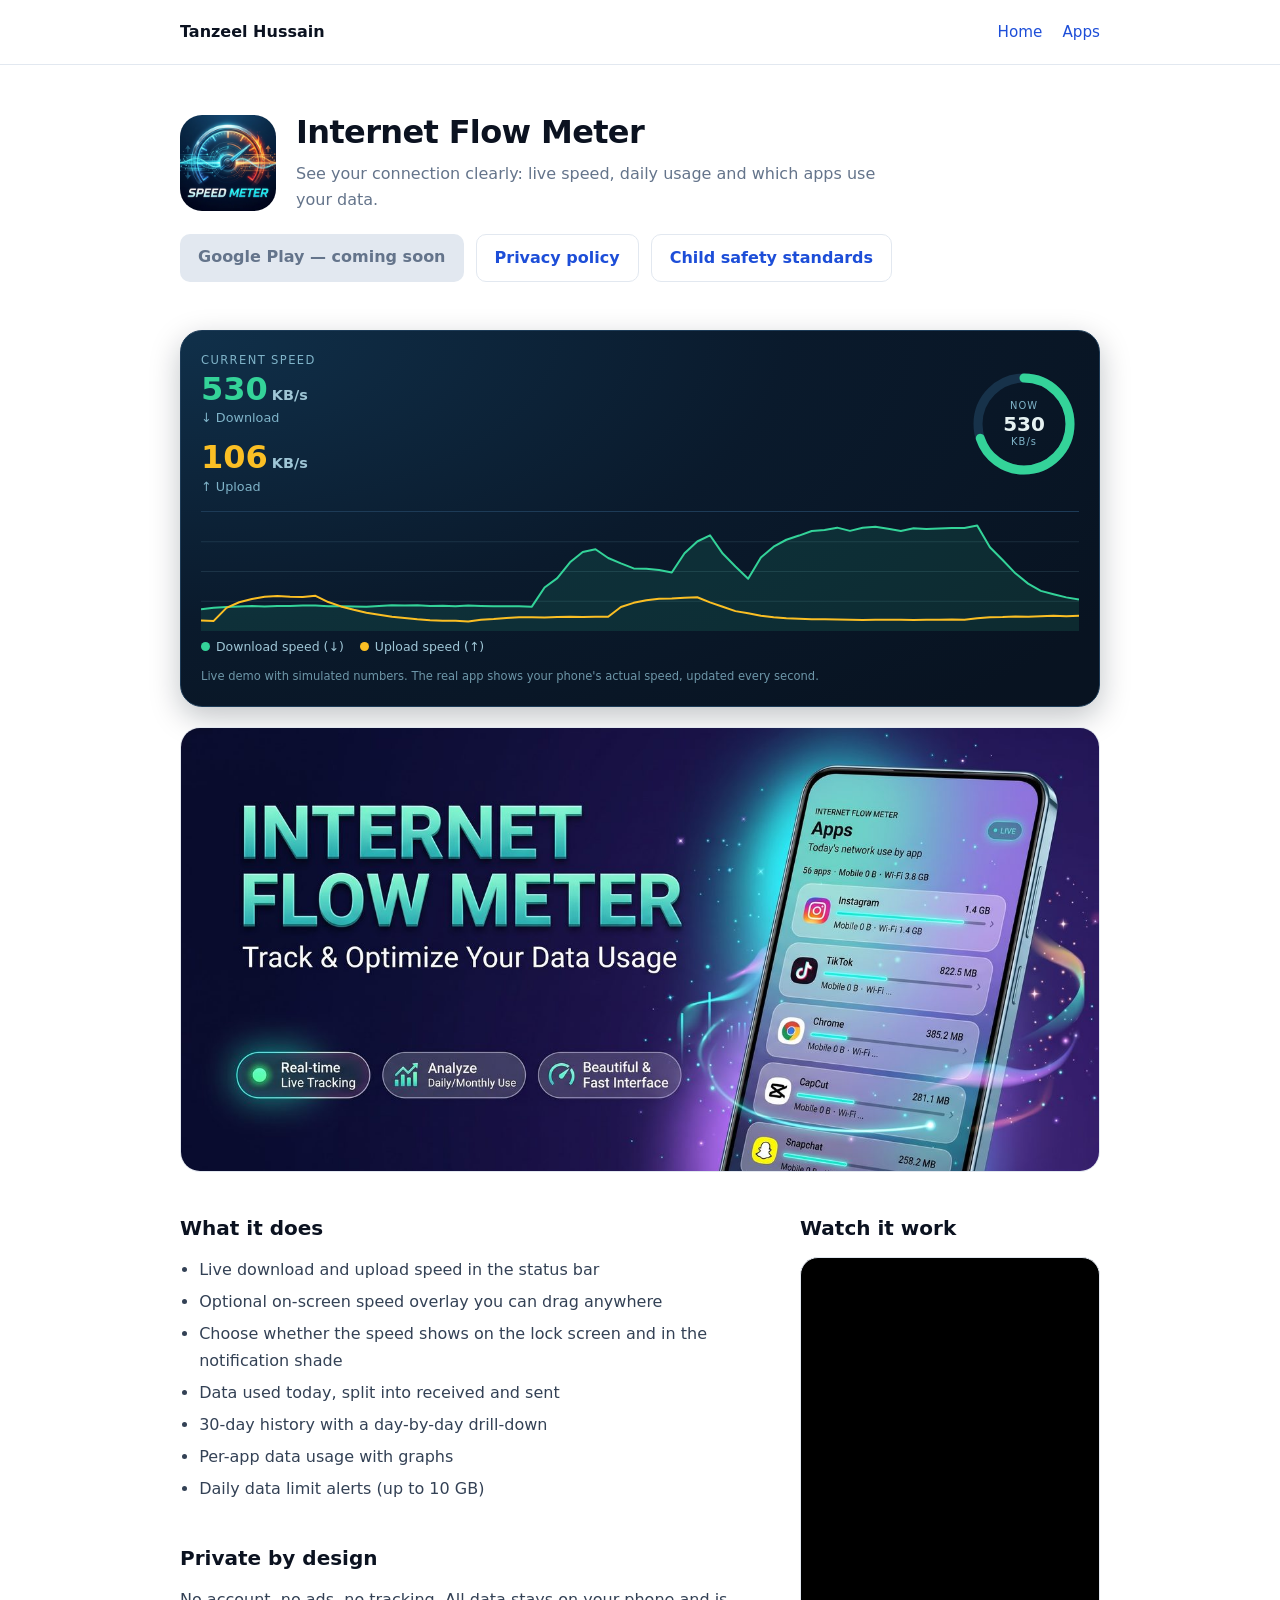
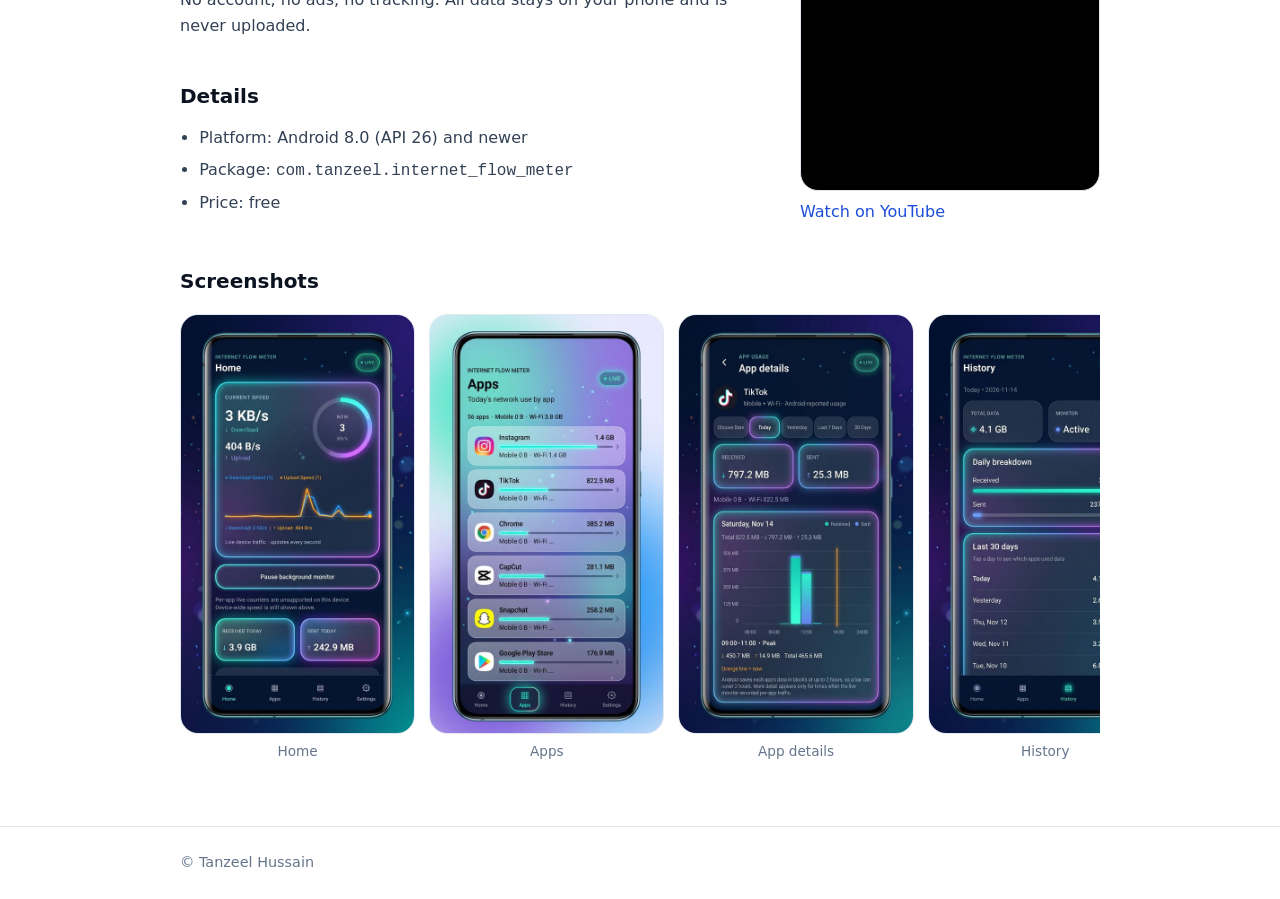
<file: apps/internet-flow-meter/index.html>
<!doctype html>
<html lang="en">
<head>
<meta charset="utf-8">
<meta name="viewport" content="width=device-width, initial-scale=1">
<title>Internet Flow Meter — Android app</title>
<meta name="description" content="Internet Flow Meter shows live internet speed in the status bar, daily data usage, 30-day history and per-app data usage on Android.">
<link rel="canonical" href="https://tanzeel0hussain.github.io/apps/internet-flow-meter/">
<meta property="og:type" content="website">
<meta property="og:site_name" content="Tanzeel Hussain">
<meta property="og:url" content="https://tanzeel0hussain.github.io/apps/internet-flow-meter/">
<meta property="og:title" content="Internet Flow Meter — Android app">
<meta property="og:description" content="Live internet speed in the status bar, daily usage and per-app data. No ads, no tracking.">
<meta property="og:image" content="https://tanzeel0hussain.github.io/apps/internet-flow-meter/og-image.jpg">
<meta property="og:image:type" content="image/jpeg">
<meta property="og:image:width" content="1200">
<meta property="og:image:height" content="630">
<meta property="og:image:alt" content="Internet Flow Meter — track and optimize your data usage">
<meta name="twitter:card" content="summary_large_image">
<meta name="twitter:title" content="Internet Flow Meter — Android app">
<meta name="twitter:description" content="Live internet speed in the status bar, daily usage and per-app data. No ads, no tracking.">
<meta name="twitter:image" content="https://tanzeel0hussain.github.io/apps/internet-flow-meter/og-image.jpg">
<link rel="stylesheet" href="../style.css">
</head>
<body>
<header class="bar"><div class="wrap"><a class="brand" href="../../">Tanzeel Hussain</a><nav><a href="../../">Home</a><a href="../">Apps</a></nav></div></header>
<main class="wrap">
  <section class="hero">
    <div class="app-head">
      <img src="icon.png" alt="Internet Flow Meter icon">
      <div>
        <h1>Internet Flow Meter</h1>
        <p class="lead">See your connection clearly: live speed, daily usage and which apps use your data.</p>
      </div>
    </div>
    <div class="btns">
      <!-- When the app is live, change this to: <a class="btn" href="https://play.google.com/store/apps/details?id=com.tanzeel.internet_flow_meter">Get it on Google Play</a> -->
      <span class="btn off">Google Play — coming soon</span>
      <a class="btn alt" href="https://tanzeel0hussain.github.io/Internet-Flow-Meter/privacy.html">Privacy policy</a>
      <a class="btn alt" href="https://tanzeel0hussain.github.io/Internet-Flow-Meter/child-safety.html">Child safety standards</a>
    </div>
  </section>

  <section class="meter" aria-label="Live meter demo">
    <div class="top">
      <div>
        <div class="label">Current speed</div>
        <div class="rate dl"><span id="dlNum">0</span><small id="dlUnit">KB/s</small></div>
        <div class="sub">&#8595; Download</div>
        <div class="rate ul"><span id="ulNum">0</span><small id="ulUnit">KB/s</small></div>
        <div class="sub" style="margin-bottom:0">&#8593; Upload</div>
      </div>
      <div class="ring" aria-hidden="true">
        <svg viewBox="0 0 110 110"><circle cx="55" cy="55" r="46" fill="none" stroke="#17324a" stroke-width="9"/><circle id="arc" cx="55" cy="55" r="46" fill="none" stroke="#34d399" stroke-width="9" stroke-linecap="round" stroke-dasharray="289" stroke-dashoffset="289"/></svg>
        <div class="mid"><span>NOW</span><b id="ringNum">0</b><span id="ringUnit">KB/s</span></div>
      </div>
    </div>
    <canvas id="graph" aria-hidden="true"></canvas>
    <div class="legend"><span><i style="background:#34d399"></i>Download speed (&#8595;)</span><span><i style="background:#fbbf24"></i>Upload speed (&#8593;)</span></div>
    <div class="cap">Live demo with simulated numbers. The real app shows your phone's actual speed, updated every second.</div>
  </section>

  <a href="title.jpg"><img class="banner" src="thumbs/title.jpg" alt="Internet Flow Meter — track and optimize your data usage" width="1400" height="677"></a>

  <div class="cols two">
    <div>
      <h2>What it does</h2>
      <ul class="feat">
        <li>Live download and upload speed in the status bar</li>
        <li>Optional on-screen speed overlay you can drag anywhere</li>
        <li>Choose whether the speed shows on the lock screen and in the notification shade</li>
        <li>Data used today, split into received and sent</li>
        <li>30-day history with a day-by-day drill-down</li>
        <li>Per-app data usage with graphs</li>
        <li>Daily data limit alerts (up to 10 GB)</li>
      </ul>
      <h2>Private by design</h2>
      <p>No account, no ads, no tracking. All data stays on your phone and is never uploaded.</p>
      <h2>Details</h2>
      <ul class="feat">
        <li>Platform: Android 8.0 (API 26) and newer</li>
        <li>Package: <code>com.tanzeel.internet_flow_meter</code></li>
        <li>Price: free</li>
      </ul>
    </div>
    <div>
      <h2>Watch it work</h2>
      <div class="yt"><iframe src="https://www.youtube-nocookie.com/embed/dDlnIUQYgPM" title="Internet Flow Meter demo video" loading="lazy" allow="accelerometer; clipboard-write; encrypted-media; gyroscope; picture-in-picture; web-share" referrerpolicy="strict-origin-when-cross-origin" allowfullscreen></iframe></div>
      <p class="lead" style="margin-top:8px"><a href="https://www.youtube.com/shorts/dDlnIUQYgPM" target="_blank" rel="noopener">Watch on YouTube</a></p>
    </div>
  </div>

  <h2>Screenshots</h2>
  <div class="gallery">
    <a href="home.jpg"><figure><img src="thumbs/home.jpg" alt="Home screen with live speed" loading="lazy"><figcaption>Home</figcaption></figure></a>
    <a href="apps.jpg"><figure><img src="thumbs/apps.jpg" alt="Per-app data usage list" loading="lazy"><figcaption>Apps</figcaption></figure></a>
    <a href="app-details.jpg"><figure><img src="thumbs/app-details.jpg" alt="Per-app usage graph" loading="lazy"><figcaption>App details</figcaption></figure></a>
    <a href="history.jpg"><figure><img src="thumbs/history.jpg" alt="30-day usage history" loading="lazy"><figcaption>History</figcaption></figure></a>
    <a href="settings.jpg"><figure><img src="thumbs/settings.jpg" alt="Notification and overlay settings" loading="lazy"><figcaption>Settings</figcaption></figure></a>
    <a href="daily-limit.jpg"><figure><img src="thumbs/daily-limit.jpg" alt="Daily data limit options" loading="lazy"><figcaption>Daily limit</figcaption></figure></a>
  </div>
</main>
<footer><div class="wrap">© Tanzeel Hussain</div></footer>
<script>
(function(){
  var dlNum=document.getElementById('dlNum'),dlUnit=document.getElementById('dlUnit'),
      ulNum=document.getElementById('ulNum'),ulUnit=document.getElementById('ulUnit'),
      ringNum=document.getElementById('ringNum'),ringUnit=document.getElementById('ringUnit'),
      arc=document.getElementById('arc'),cv=document.getElementById('graph');
  if(!cv||!cv.getContext)return;
  var ctx=cv.getContext('2d'),N=70,dl=[],ul=[],d=180,u=40,td=180,tu=40;
  for(var i=0;i<N;i++){dl.push(d);ul.push(u);}
  function fmt(kb){return kb>=1000?[(kb/1024).toFixed(1),'MB/s']:[Math.round(kb)+'','KB/s'];}
  function step(){
    if(Math.random()<0.12){td=Math.random()<0.35?1500+Math.random()*5500:20+Math.random()*400;}
    if(Math.random()<0.15){tu=10+Math.random()*(Math.random()<0.2?900:120);}
    d+= (td-d)*0.35+(Math.random()-.5)*d*0.12; u+= (tu-u)*0.35+(Math.random()-.5)*u*0.15;
    d=Math.max(2,d);u=Math.max(1,u);
    dl.push(d);dl.shift();ul.push(u);ul.shift();
    var a=fmt(d),b=fmt(u);
    dlNum.textContent=a[0];dlUnit.textContent=a[1];ulNum.textContent=b[0];ulUnit.textContent=b[1];
    ringNum.textContent=a[0];ringUnit.textContent=a[1];
    var frac=Math.min(1,Math.log(1+d)/Math.log(1+8000));
    arc.style.strokeDashoffset=(289*(1-frac)).toFixed(1);
    draw();
  }
  function draw(){
    var dpr=window.devicePixelRatio||1,w=cv.clientWidth,h=cv.clientHeight;
    if(cv.width!==Math.round(w*dpr)){cv.width=Math.round(w*dpr);cv.height=Math.round(h*dpr);}
    ctx.setTransform(dpr,0,0,dpr,0,0);ctx.clearRect(0,0,w,h);
    ctx.strokeStyle='rgba(127,179,200,.15)';ctx.lineWidth=1;
    for(var g=1;g<4;g++){var gy=h*g/4;ctx.beginPath();ctx.moveTo(0,gy);ctx.lineTo(w,gy);ctx.stroke();}
    var max=1;for(var i=0;i<N;i++){max=Math.max(max,dl[i],ul[i]);}max*=1.15;
    function line(arr,col,fill){
      ctx.beginPath();
      for(var i=0;i<N;i++){var x=i*(w/(N-1)),y=h-Math.sqrt(arr[i]/max)*(h-8)-2;if(i===0)ctx.moveTo(x,y);else ctx.lineTo(x,y);}
      ctx.strokeStyle=col;ctx.lineWidth=2;ctx.lineJoin='round';ctx.stroke();
      if(fill){ctx.lineTo(w,h);ctx.lineTo(0,h);ctx.closePath();ctx.fillStyle=fill;ctx.fill();}
    }
    line(dl,'#34d399','rgba(52,211,153,.12)');line(ul,'#fbbf24',null);
  }
  var reduce=window.matchMedia&&window.matchMedia('(prefers-reduced-motion: reduce)').matches;
  for(var k=0;k<N;k++)step();
  if(!reduce){setInterval(step,800);}
  window.addEventListener('resize',draw);
})();
</script>
</body>
</html>
</file>
<file: apps/style.css>
:root{--bg:#fff;--soft:#f6f8fb;--text:#0b1220;--body:#334155;--muted:#64748b;--line:#e2e8f0;--accent:#1d4ed8;--accent2:#0ea5e9}
@media (prefers-color-scheme:dark){:root{--bg:#0b1220;--soft:#111a2e;--text:#f1f5f9;--body:#cbd5e1;--muted:#94a3b8;--line:#223049;--accent:#60a5fa;--accent2:#38bdf8}}
*{box-sizing:border-box;margin:0;padding:0}
body{font-family:"Inter",system-ui,-apple-system,Segoe UI,Roboto,sans-serif;background:var(--bg);color:var(--body);line-height:1.65;font-size:16px;-webkit-font-smoothing:antialiased}
a{color:var(--accent);text-decoration:none}a:hover{text-decoration:underline}
.wrap{max-width:960px;margin:0 auto;padding:0 20px}
header.bar{border-bottom:1px solid var(--line)}
header.bar .wrap{display:flex;align-items:center;justify-content:space-between;height:64px}
.brand{font-weight:700;color:var(--text)}
nav a{margin-left:20px;font-size:.95rem}
h1{font-size:2rem;color:var(--text);letter-spacing:-.02em;line-height:1.2}
h2{font-size:1.25rem;color:var(--text);margin:2em 0 .6em}
.lead{color:var(--muted);margin-top:.6em;max-width:60ch}
.hero{padding:48px 0 24px}
.grid{display:grid;grid-template-columns:repeat(auto-fill,minmax(260px,1fr));gap:16px;margin:24px 0 48px}
.card{display:block;border:1px solid var(--line);border-radius:16px;padding:20px;background:var(--soft);color:var(--body)}
.card:hover{text-decoration:none;border-color:var(--accent)}
.card img{width:56px;height:56px;border-radius:14px;margin-bottom:12px}
.card h3{color:var(--text);font-size:1.1rem}
.card p{color:var(--muted);font-size:.95rem;margin-top:4px}
.app-head{display:flex;gap:20px;align-items:center;flex-wrap:wrap}
.app-head img{width:96px;height:96px;border-radius:22px}
.btns{display:flex;gap:12px;flex-wrap:wrap;margin-top:20px}
.btn{display:inline-block;padding:10px 18px;border-radius:10px;font-weight:600;background:var(--accent);color:#fff}
.btn:hover{text-decoration:none;opacity:.9}
.btn.alt{background:transparent;color:var(--accent);border:1px solid var(--line)}
.btn.off{background:var(--line);color:var(--muted);pointer-events:none}
.cols{display:grid;grid-template-columns:1fr 240px;gap:32px;align-items:start}
@media(max-width:720px){.cols{grid-template-columns:1fr}}
.shot{width:100%;max-width:240px;border-radius:18px;border:1px solid var(--line)}
ul.feat{padding-left:1.2em}ul.feat li{margin:.35em 0}
footer{border-top:1px solid var(--line);color:var(--muted);font-size:.9rem;padding:24px 0;margin-top:48px}
.banner{width:100%;height:auto;aspect-ratio:1400/677;object-fit:cover;border-radius:20px;border:1px solid var(--line);display:block;margin:8px 0 0}
.gallery{display:flex;gap:14px;overflow-x:auto;padding:4px 2px 16px;scroll-snap-type:x mandatory;-webkit-overflow-scrolling:touch}
.gallery a{flex:0 0 auto;scroll-snap-align:start}
.gallery img{height:420px;width:auto;border-radius:18px;border:1px solid var(--line);display:block}
.gallery figure{margin:0}
.gallery figcaption{font-size:.85rem;color:var(--muted);text-align:center;margin-top:6px}
.video{width:100%;max-width:300px;border-radius:18px;border:1px solid var(--line);background:#000;display:block}
.cols.two{grid-template-columns:1fr 300px}
@media(max-width:720px){.cols.two{grid-template-columns:1fr}.gallery img{height:340px}}
.yt{position:relative;width:100%;max-width:300px;aspect-ratio:9/16;border-radius:18px;overflow:hidden;border:1px solid var(--line);background:#000}
.yt iframe{position:absolute;inset:0;width:100%;height:100%;border:0}
/* Live meter demo (simulated), modelled on the app's Home screen */
.meter{margin:24px 0 20px;border-radius:22px;padding:20px;color:#e6f2f2;background:radial-gradient(120% 140% at 0% 0%,#10304a 0%,#0a1a2c 55%,#081321 100%);border:1px solid #1d3b57;box-shadow:0 10px 30px rgba(8,19,33,.25)}
.meter .top{display:flex;justify-content:space-between;align-items:center;gap:16px}
.meter .label{font-size:.72rem;letter-spacing:.12em;color:#7fb3c8;text-transform:uppercase}
.meter .rate{font-size:2rem;font-weight:700;line-height:1.1;margin-top:2px;font-variant-numeric:tabular-nums}
.meter .rate small{font-size:.9rem;font-weight:600;color:#9fc6d6;margin-left:4px}
.meter .sub{font-size:.8rem;color:#7fb3c8;margin-bottom:12px}
.meter .dl{color:#34d399}.meter .ul{color:#fbbf24}
.meter .ring{position:relative;width:110px;height:110px;flex:0 0 auto}
.meter .ring svg{width:110px;height:110px;transform:rotate(-90deg)}
.meter .ring .mid{position:absolute;inset:0;display:flex;flex-direction:column;align-items:center;justify-content:center;font-variant-numeric:tabular-nums}
.meter .ring .mid b{font-size:1.25rem;line-height:1}
.meter .ring .mid span{font-size:.62rem;color:#7fb3c8;letter-spacing:.1em}
.meter canvas{display:block;width:100%;height:120px;margin-top:14px;border-top:1px solid #1d3b57}
.meter .legend{display:flex;gap:16px;font-size:.78rem;color:#9fc6d6;margin-top:6px;flex-wrap:wrap}
.meter .legend i{display:inline-block;width:9px;height:9px;border-radius:50%;margin-right:6px}
.meter .cap{font-size:.72rem;color:#6d96a8;margin-top:10px}
</file>
